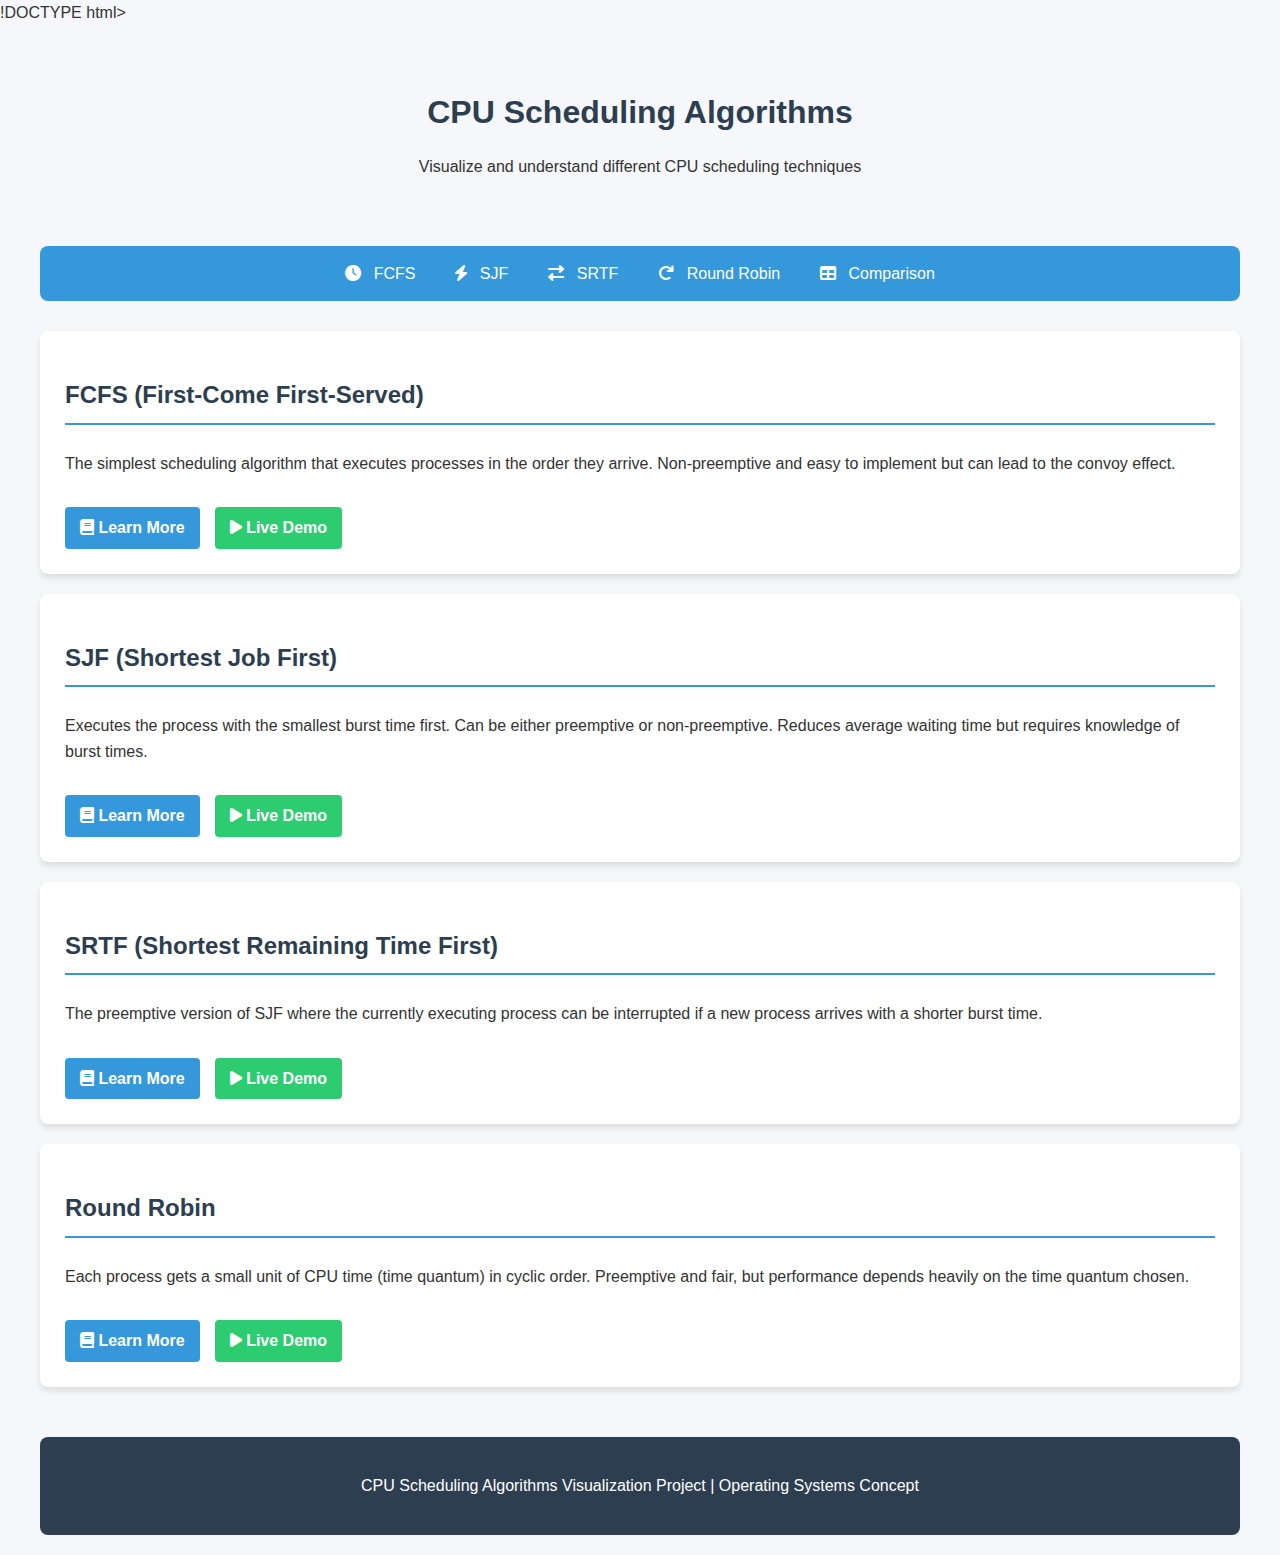
<file: index.html>
!DOCTYPE html>
<html lang="en">
<head>
    <meta charset="UTF-8">
    <meta name="viewport" content="width=device-width, initial-scale=1.0">
    <title>CPU Scheduling Algorithms</title>
    <link rel="stylesheet" href="https://cdnjs.cloudflare.com/ajax/libs/font-awesome/6.0.0/css/all.min.css">
    <style>
        /* Base Styles */
        body {
            font-family: Arial, sans-serif;
            line-height: 1.6;
            margin: 0;
            padding: 0;
            color: #333;
            background-color: #f5f7fa;
        }
        
        .container {
            max-width: 1200px;
            margin: 0 auto;
            padding: 20px;
        }
        
        .header {
            text-align: center;
            margin-bottom: 30px;
            padding: 20px 0;
        }
        
        .header h1 {
            color: #2c3e50;
            margin-bottom: 10px;
        }
        
        /* Navigation */
        .navbar {
            display: flex;
            justify-content: center;
            background: #3498db;
            border-radius: 8px;
            margin-bottom: 30px;
            overflow: hidden;
        }
        
        .navbar a {
            color: white;
            text-align: center;
            padding: 15px 20px;
            text-decoration: none;
            transition: background 0.3s;
        }
        
        .navbar a:hover {
            background: #2980b9;
        }
        
        .navbar a i {
            margin-right: 8px;
        }
        
        /* Card Layout */
        .card-container.vertical {
            display: flex;
            flex-direction: column;
            gap: 20px;
            margin-bottom: 40px;
        }
        
        .card.vertical-card {
            background: white;
            border-radius: 8px;
            box-shadow: 0 4px 6px rgba(0,0,0,0.1);
            display: flex;
            flex-direction: column;
            text-align: left;
            padding: 25px;
            transition: transform 0.3s;
        }
        
        .card.vertical-card:hover {
            transform: translateY(-5px);
        }
        
        .card.vertical-card h2 {
            margin-bottom: 10px;
            color: #2c3e50;
            border-bottom: 2px solid #3498db;
            padding-bottom: 8px;
        }
        
        .card-links.vertical-links {
            display: flex;
            gap: 15px;
            margin-top: 15px;
        }
        
        .card-links a {
            padding: 8px 15px;
            border-radius: 4px;
            text-decoration: none;
            font-weight: bold;
            transition: all 0.3s;
        }
        
        .read-more {
            background: #3498db;
            color: white;
        }
        
        .read-more:hover {
            background: #2980b9;
        }
        
        .demo {
            background: #2ecc71;
            color: white;
        }
        
        .demo:hover {
            background: #27ae60;
        }
        
        /* Comparison Table */
        .comparison-section {
            margin-top: 50px;
            padding: 20px;
            background: white;
            border-radius: 8px;
            box-shadow: 0 4px 6px rgba(0,0,0,0.1);
        }
        
        .comparison-section h2 {
            text-align: center;
            color: #2c3e50;
            margin-bottom: 20px;
        }
        
        .table-container {
            overflow-x: auto;
            margin-bottom: 30px;
        }
        
        table {
            width: 100%;
            border-collapse: collapse;
        }
        
        th, td {
            padding: 12px 15px;
            text-align: left;
            border-bottom: 1px solid #ddd;
        }
        
        th {
            background-color: #3498db;
            color: white;
            font-weight: bold;
        }
        
        tr:nth-child(even) {
            background-color: #f2f2f2;
        }
        
        tr:hover {
            background-color: #e3f2fd;
        }
        
        .algorithm-name {
            font-weight: bold;
            color: #2980b9;
        }
        
        /* Footer */
        .footer {
            margin-top: 50px;
            text-align: center;
            padding: 20px;
            background: #2c3e50;
            color: white;
            border-radius: 8px;
        }
    </style>
</head>
<body>
    <div class="container">
        <div class="header">
            <h1>CPU Scheduling Algorithms</h1>
            <p>Visualize and understand different CPU scheduling techniques</p>
        </div>
        
        <div class="navbar">
            <a href="#fcfs"><i class="fas fa-clock"></i> FCFS</a>
            <a href="#sjf"><i class="fas fa-bolt"></i> SJF</a>
            <a href="#sjrf"><i class="fas fa-exchange-alt"></i> SRTF</a>
            <a href="#round-robin"><i class="fas fa-redo"></i> Round Robin</a>
            <a href="compare.html"><i class="fas fa-table"></i> Comparison</a>
        </div>
        
        <div class="card-container vertical">
            <div class="card vertical-card" id="fcfs">
                <h2>FCFS (First-Come First-Served)</h2>
                <p>The simplest scheduling algorithm that executes processes in the order they arrive. Non-preemptive and easy to implement but can lead to the convoy effect.</p>
                <div class="card-links vertical-links">
                    <a class="read-more" href="fcfs_r.html"><i class="fas fa-book"></i> Learn More</a>
                    <a class="demo" href="fcfs_d.html"><i class="fas fa-play"></i> Live Demo</a>

                </div>
            </div>
            
            <div class="card vertical-card" id="sjf">
                <h2>SJF (Shortest Job First)</h2>
                <p>Executes the process with the smallest burst time first. Can be either preemptive or non-preemptive. Reduces average waiting time but requires knowledge of burst times.</p>
                <div class="card-links vertical-links">
                    <a class="read-more" href="sjf_r.html"><i class="fas fa-book"></i> Learn More</a>
                    <a class="demo" href="sjf_d.html"><i class="fas fa-play"></i> Live Demo</a>
                </div>
            </div>
            
            <div class="card vertical-card" id="sjrf">
                <h2>SRTF (Shortest Remaining Time First)</h2>
                <p>The preemptive version of SJF where the currently executing process can be interrupted if a new process arrives with a shorter burst time.</p>
                <div class="card-links vertical-links">
                    <a class="read-more" href="sjrf_r.html"><i class="fas fa-book"></i> Learn More</a>
                    <a class="demo" href="sjrf_d.html"><i class="fas fa-play"></i> Live Demo</a>
                </div>
            </div>
            
            <div class="card vertical-card" id="round-robin">
                <h2>Round Robin</h2>
                <p>Each process gets a small unit of CPU time (time quantum) in cyclic order. Preemptive and fair, but performance depends heavily on the time quantum chosen.</p>
                <div class="card-links vertical-links">
                    <a class="read-more" href="rr_r.html"><i class="fas fa-book"></i> Learn More</a>
                    <a class="demo" href="rr_d.html"><i class="fas fa-play"></i> Live Demo</a>
                </div>
            </div>
        </div>
        
        
        <div class="footer">
            <p>CPU Scheduling Algorithms Visualization Project | Operating Systems Concept</p>
        </div>
    </div>
</body>
</html>
</file>
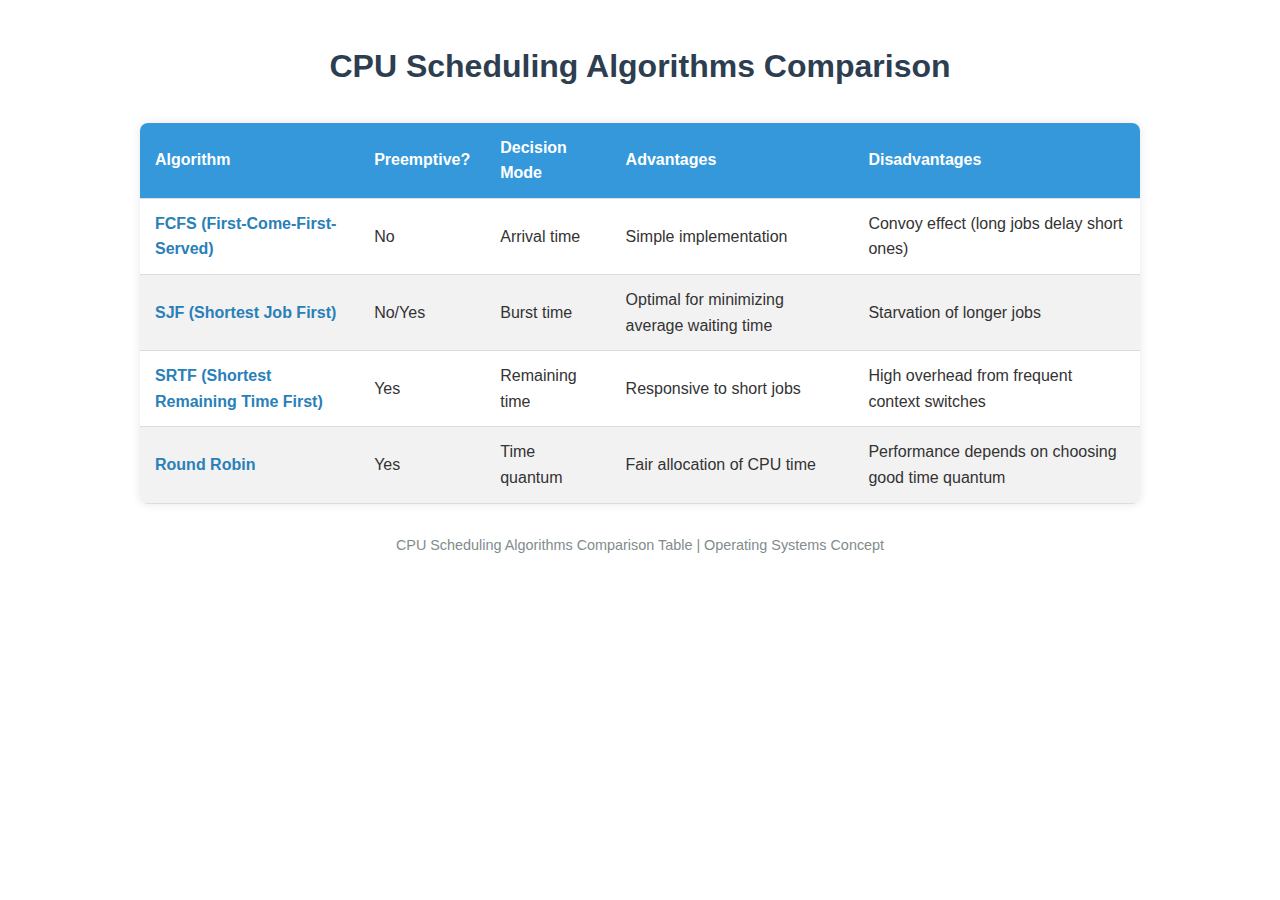
<file: compare.html>
<!DOCTYPE html>
<html lang="en">
<head>
    <meta charset="UTF-8">
    <meta name="viewport" content="width=device-width, initial-scale=1.0">
    <title>CPU Scheduling Algorithms Comparison</title>
    <style>
        body {
            font-family: Arial, sans-serif;
            line-height: 1.6;
            margin: 0;
            padding: 20px;
            color: #333;
            max-width: 1000px;
            margin: 0 auto;
        }
        h1 {
            color: #2c3e50;
            text-align: center;
            margin-bottom: 30px;
        }
        .table-container {
            overflow-x: auto;
            margin-bottom: 30px;
            box-shadow: 0 0 10px rgba(0,0,0,0.1);
            border-radius: 8px;
        }
        table {
            width: 100%;
            border-collapse: collapse;
        }
        th, td {
            padding: 12px 15px;
            text-align: left;
            border-bottom: 1px solid #ddd;
        }
        th {
            background-color: #3498db;
            color: white;
            font-weight: bold;
        }
        tr:nth-child(even) {
            background-color: #f2f2f2;
        }
        tr:hover {
            background-color: #e3f2fd;
        }
        .footer {
            margin-top: 30px;
            text-align: center;
            font-size: 0.9em;
            color: #7f8c8d;
        }
        .algorithm-name {
            font-weight: bold;
            color: #2980b9;
        }
    </style>
</head>
<body>
    <h1>CPU Scheduling Algorithms Comparison</h1>
    
    <div class="table-container">
        <table>
            <thead>
                <tr>
                    <th>Algorithm</th>
                    <th>Preemptive?</th>
                    <th>Decision Mode</th>
                    <th>Advantages</th>
                    <th>Disadvantages</th>
                </tr>
            </thead>
            <tbody>
                <tr>
                    <td class="algorithm-name">FCFS (First-Come-First-Served)</td>
                    <td>No</td>
                    <td>Arrival time</td>
                    <td>Simple implementation</td>
                    <td>Convoy effect (long jobs delay short ones)</td>
                </tr>
                <tr>
                    <td class="algorithm-name">SJF (Shortest Job First)</td>
                    <td>No/Yes</td>
                    <td>Burst time</td>
                    <td>Optimal for minimizing average waiting time</td>
                    <td>Starvation of longer jobs</td>
                </tr>
                <tr>
                    <td class="algorithm-name">SRTF (Shortest Remaining Time First)</td>
                    <td>Yes</td>
                    <td>Remaining time</td>
                    <td>Responsive to short jobs</td>
                    <td>High overhead from frequent context switches</td>
                </tr>
                <tr>
                    <td class="algorithm-name">Round Robin</td>
                    <td>Yes</td>
                    <td>Time quantum</td>
                    <td>Fair allocation of CPU time</td>
                    <td>Performance depends on choosing good time quantum</td>
                </tr>
            </tbody>
        </table>
    </div>

    <div class="footer">
        <p>CPU Scheduling Algorithms Comparison Table | Operating Systems Concept</p>
    </div>
</body>
</html>
</file>
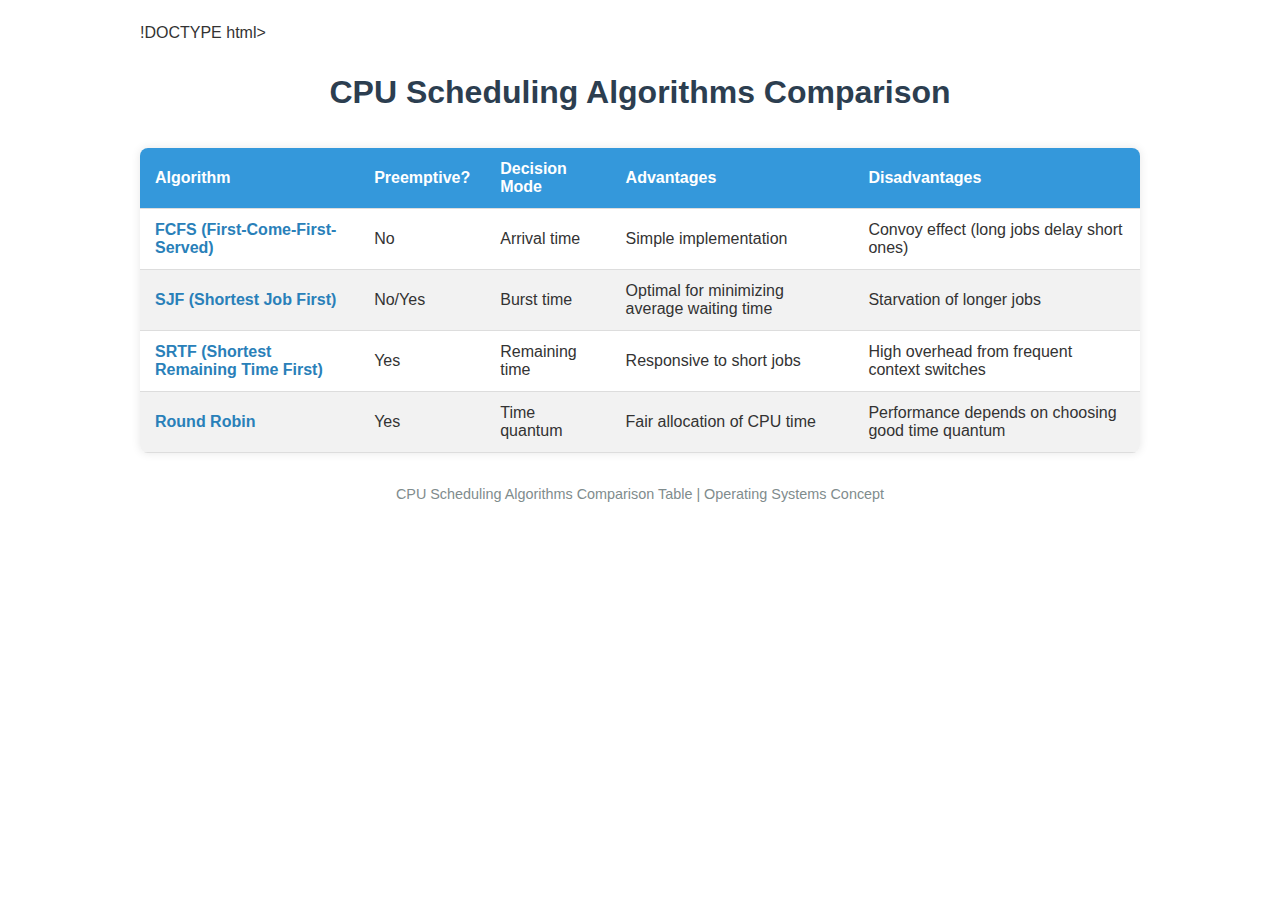
<file: compare1.html>
!DOCTYPE html>
<html lang="en">
<head>
    <meta charset="UTF-8">
    <meta name="viewport" content="width=device-width, initial-scale=1.0">
    <title>CPU Scheduling Algorithms Comparison</title>
    <style>
        body {
            font-family: Arial, sans-serif;
            line-height: 1.6;
            margin: 0;
            padding: 20px;
            color: #333;
            max-width: 1000px;
            margin: 0 auto;
        }
        h1 {
            color: #2c3e50;
            text-align: center;
            margin-bottom: 30px;
        }
        .table-container {
            overflow-x: auto;
            margin-bottom: 30px;
            box-shadow: 0 0 10px rgba(0,0,0,0.1);
            border-radius: 8px;
        }
        table {
            width: 100%;
            border-collapse: collapse;
        }
        th, td {
            padding: 12px 15px;
            text-align: left;
            border-bottom: 1px solid #ddd;
        }
        th {
            background-color: #3498db;
            color: white;
            font-weight: bold;
        }
        tr:nth-child(even) {
            background-color: #f2f2f2;
        }
        tr:hover {
            background-color: #e3f2fd;
        }
        .footer {
            margin-top: 30px;
            text-align: center;
            font-size: 0.9em;
            color: #7f8c8d;
        }
        .algorithm-name {
            font-weight: bold;
            color: #2980b9;
        }
    </style>
</head>
<body>
    <h1>CPU Scheduling Algorithms Comparison</h1>
    
    <div class="table-container">
        <table>
            <thead>
                <tr>
                    <th>Algorithm</th>
                    <th>Preemptive?</th>
                    <th>Decision Mode</th>
                    <th>Advantages</th>
                    <th>Disadvantages</th>
                </tr>
            </thead>
            <tbody>
                <tr>
                    <td class="algorithm-name">FCFS (First-Come-First-Served)</td>
                    <td>No</td>
                    <td>Arrival time</td>
                    <td>Simple implementation</td>
                    <td>Convoy effect (long jobs delay short ones)</td>
                </tr>
                <tr>
                    <td class="algorithm-name">SJF (Shortest Job First)</td>
                    <td>No/Yes</td>
                    <td>Burst time</td>
                    <td>Optimal for minimizing average waiting time</td>
                    <td>Starvation of longer jobs</td>
                </tr>
                <tr>
                    <td class="algorithm-name">SRTF (Shortest Remaining Time First)</td>
                    <td>Yes</td>
                    <td>Remaining time</td>
                    <td>Responsive to short jobs</td>
                    <td>High overhead from frequent context switches</td>
                </tr>
                <tr>
                    <td class="algorithm-name">Round Robin</td>
                    <td>Yes</td>
                    <td>Time quantum</td>
                    <td>Fair allocation of CPU time</td>
                    <td>Performance depends on choosing good time quantum</td>
                </tr>
            </tbody>
        </table>
    </div>

    <div class="footer">
        <p>CPU Scheduling Algorithms Comparison Table | Operating Systems Concept</p>
    </div>
</body>
</html>
</file>
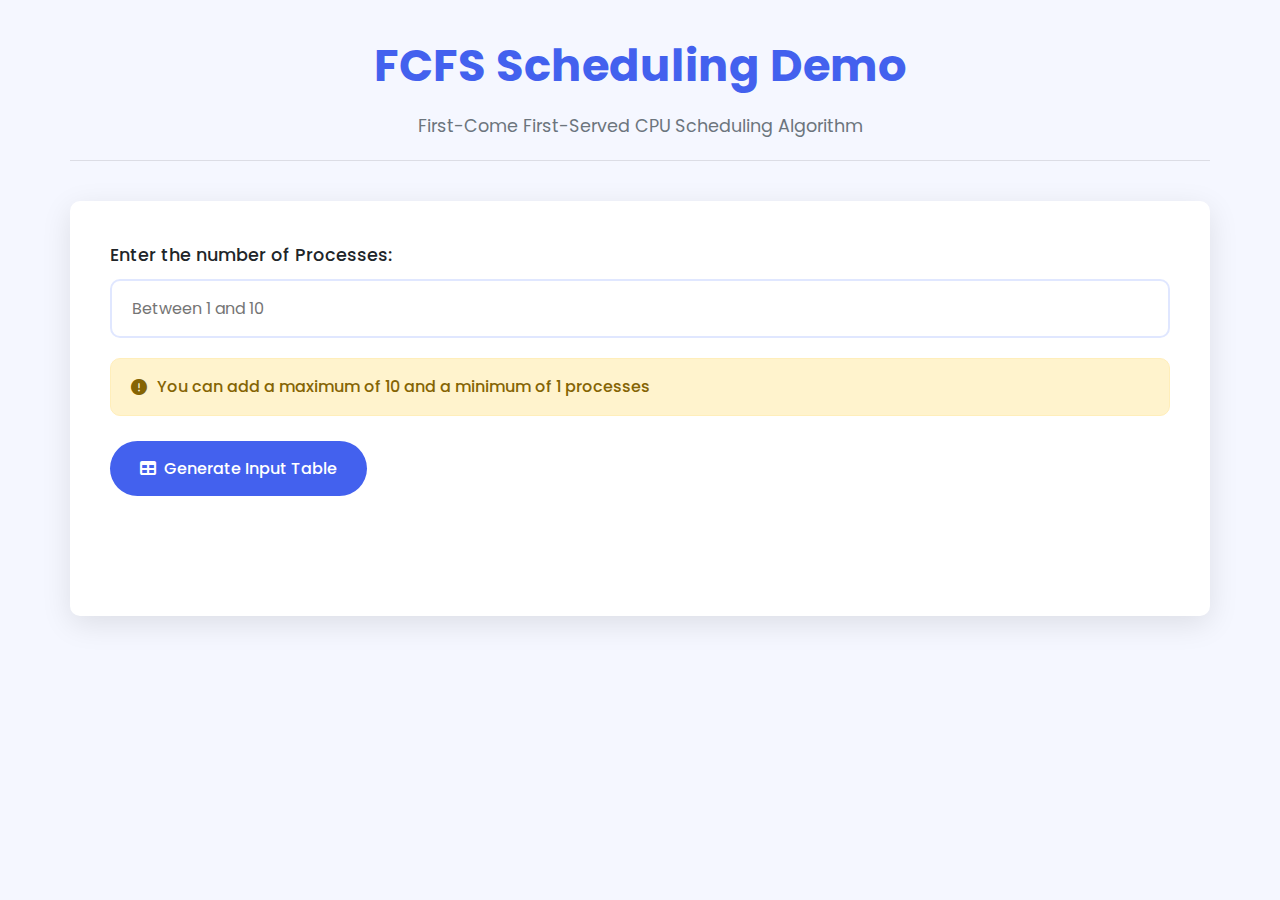
<file: fcfs_d.html>
<!DOCTYPE html>
<html lang="en">
<head>
    <meta charset="UTF-8">
    <meta name="viewport" content="width=device-width, initial-scale=1.0">
    <title>FCFS Scheduling Demo</title>
    <link rel="stylesheet" href="style.css">
    <link rel="stylesheet" href="https://cdnjs.cloudflare.com/ajax/libs/font-awesome/6.0.0/css/all.min.css">
</head>
<body>
    <div class="container">
        <div class="header">
            <h1>FCFS Scheduling Demo</h1>
            <p>First-Come First-Served CPU Scheduling Algorithm</p>
        </div>
        
        <div class="box">
            <div class="input">
                <label for="nprocesses">Enter the number of Processes:</label>
                <input id="nprocesses" name="nprocesses" type="number" min="1" max="10" placeholder="Between 1 and 10">
                
                <div class="alert alert-warning">
                    <i class="fas fa-exclamation-circle"></i> You can add a maximum of 10 and a minimum of 1 processes
                </div>
                
                <button id="inputButton" onclick="displayInputTable()">
                    <i class="fas fa-table"></i> Generate Input Table
                </button>
            </div>
            
            <div class="table" id="inputTable"></div>
            
            <button id="save" onclick="saveData()" style="display: none; margin-top: 20px;">
                <i class="fas fa-save"></i> Save Process Data
            </button>
            
            <div id="options"></div>
            
            <div id="gainchart"></div>
            
            <div id="outputTable"></div>
            
            <div id="analysis"></div>
            
            <button id="clear" onclick="clearAll()" style="display: none; margin-top: 20px;">
                <i class="fas fa-trash-alt"></i> Clear All
            </button>
        </div> 
        
        <!--<div class="card-links" style="margin-top: 30px;">
                <a class="demo" href="fcfs_v.html">
                    <i class="fas fa-play"></i> Try FCFS Animation
                </a>
        </div>-->


    </div>
    
    <script src="script.js"></script>
    <script src="fcfs.js"></script>
    <script src="cd.js"></script>
</body>
</html>
</file>
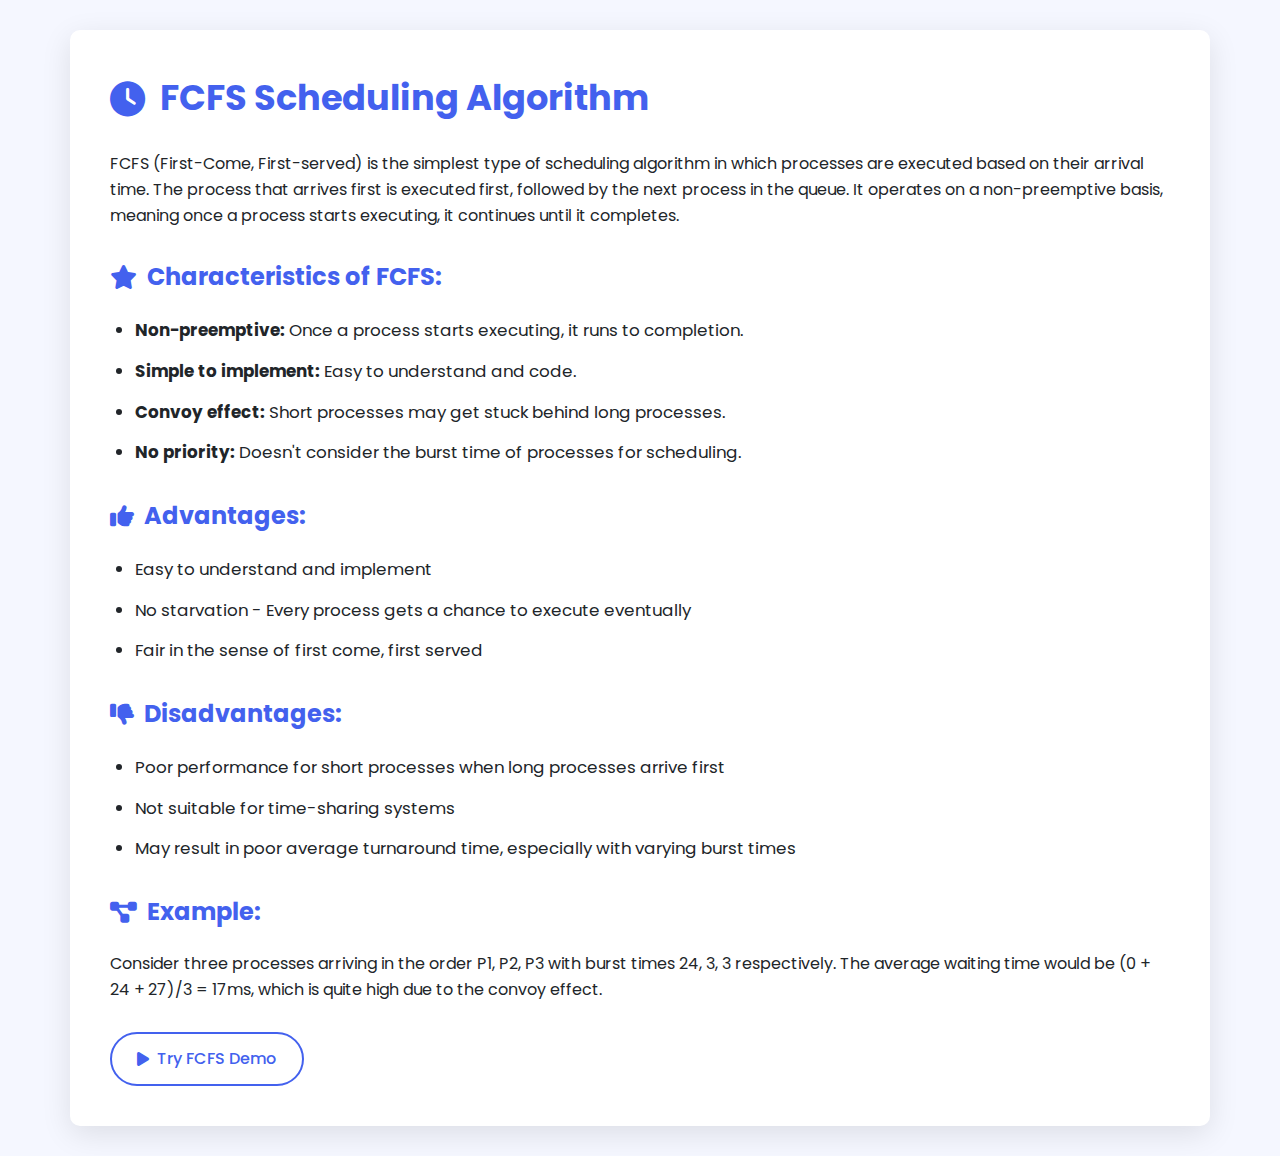
<file: fcfs_r.html>
<!DOCTYPE html>
<html lang="en">
<head>
    <meta charset="UTF-8">
    <meta name="viewport" content="width=device-width, initial-scale=1.0">
    <title>FCFS Scheduling Algorithm</title>
    <link rel="stylesheet" href="style.css">
    <link rel="stylesheet" href="https://cdnjs.cloudflare.com/ajax/libs/font-awesome/6.0.0/css/all.min.css">
</head>
<body>
    <div class="container">
        <div class="info">
            <h2><i class="fas fa-clock"></i> FCFS Scheduling Algorithm</h2>
            
            <p>
                FCFS (First-Come, First-served) is the simplest type of scheduling algorithm in which processes are executed 
                based on their arrival time. The process that arrives first is executed first, followed by the next process 
                in the queue. It operates on a non-preemptive basis, meaning once a process starts executing, it continues 
                until it completes.
            </p>
            
            <h3><i class="fas fa-star"></i> Characteristics of FCFS:</h3>
            <ul>
                <li><strong>Non-preemptive:</strong> Once a process starts executing, it runs to completion.</li>
                <li><strong>Simple to implement:</strong> Easy to understand and code.</li>
                <li><strong>Convoy effect:</strong> Short processes may get stuck behind long processes.</li>
                <li><strong>No priority:</strong> Doesn't consider the burst time of processes for scheduling.</li>
            </ul>
            
            <h3><i class="fas fa-thumbs-up"></i> Advantages:</h3>
            <ul>
                <li>Easy to understand and implement</li>
                <li>No starvation - Every process gets a chance to execute eventually</li>
                <li>Fair in the sense of first come, first served</li>
            </ul>
            
            <h3><i class="fas fa-thumbs-down"></i> Disadvantages:</h3>
            <ul>
                <li>Poor performance for short processes when long processes arrive first</li>
                <li>Not suitable for time-sharing systems</li>
                <li>May result in poor average turnaround time, especially with varying burst times</li>
            </ul>
            
            <h3><i class="fas fa-project-diagram"></i> Example:</h3>
            <p>
                Consider three processes arriving in the order P1, P2, P3 with burst times 24, 3, 3 respectively. 
                The average waiting time would be (0 + 24 + 27)/3 = 17ms, which is quite high due to the convoy effect.
            </p>
            
            <div class="card-links" style="margin-top: 30px;">
                <a class="demo" href="fcfs_d.html">
                    <i class="fas fa-play"></i> Try FCFS Demo
                </a>
            </div>
        </div>
    </div>
    
    <script src="script.js"></script>
</body>
</html>
</file>
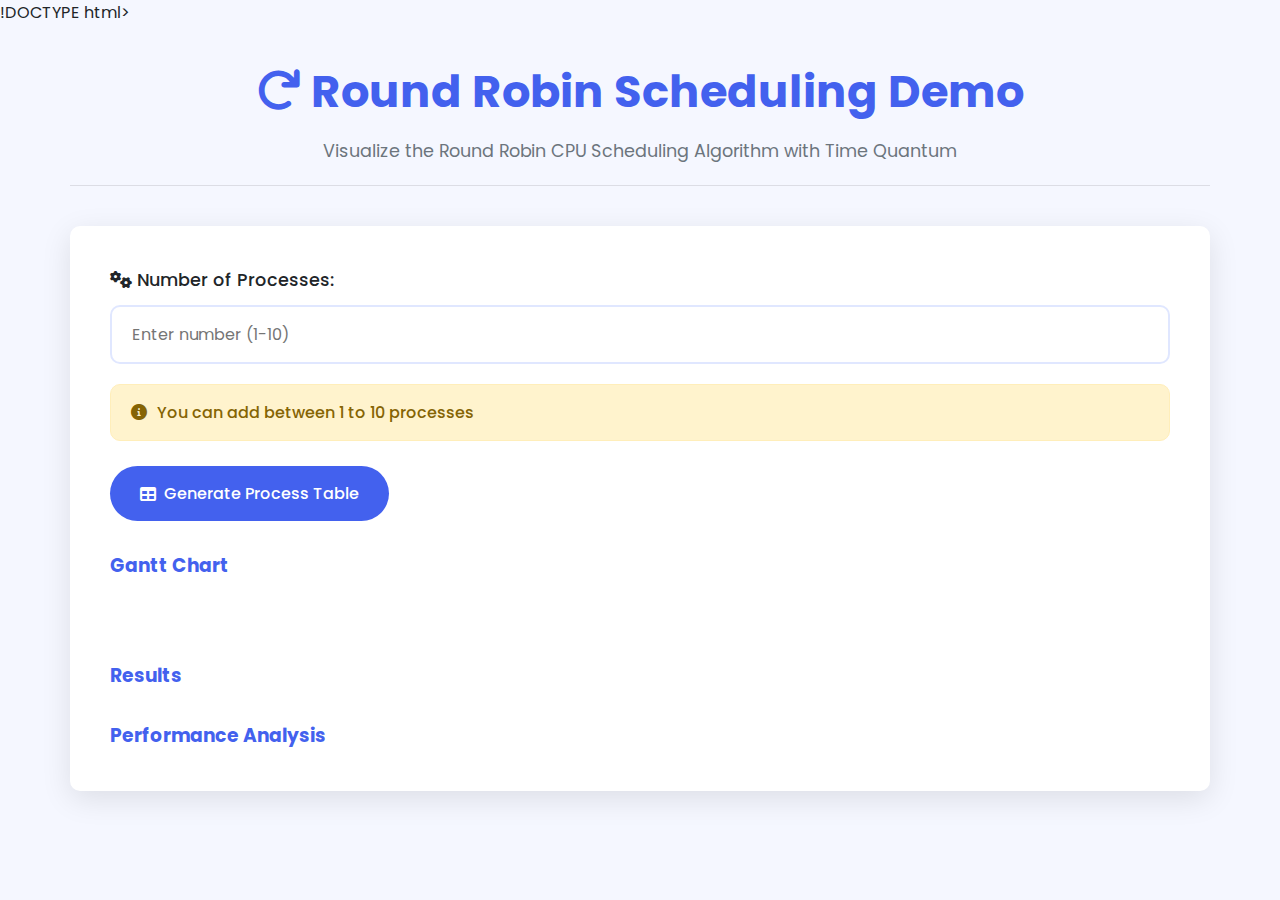
<file: rr_d.html>
!DOCTYPE html>
<html lang="en">
<head>
    <meta charset="UTF-8">
    <meta name="viewport" content="width=device-width, initial-scale=1.0">
    <title>Round Robin Scheduling Demo</title>
    <link rel="stylesheet" href="style.css">
    <link rel="stylesheet" href="https://cdnjs.cloudflare.com/ajax/libs/font-awesome/6.0.0/css/all.min.css">
</head>
<body>
    <div class="container">
        <div class="header">
            <h1><i class="fas fa-redo"></i> Round Robin Scheduling Demo</h1>
            <p>Visualize the Round Robin CPU Scheduling Algorithm with Time Quantum</p>
        </div>
        
        <div class="box">
            <div class="input">
                <label for="nprocesses"><i class="fas fa-cogs"></i> Number of Processes:</label>
                <input id="nprocesses" name="nprocesses" type="number" min="1" max="10" placeholder="Enter number (1-10)">
                
                <div class="alert alert-warning">
                    <i class="fas fa-info-circle"></i> You can add between 1 to 10 processes
                </div>
                
                <button id="inputButton" onclick="displayInputTable()">
                    <i class="fas fa-table"></i> Generate Process Table
                </button>
            </div>
            
            <div class="table" id="inputTable"></div>
            
            <button id="save" onclick="saveData()" style="display: none; margin-top: 20px;">
                <i class="fas fa-save"></i> Save Process Data
            </button>
            
            <div id="options"></div>
            
            <h3 style="margin-top: 30px; color: var(--primary);">Gantt Chart</h3>
            <div id="gainchart"></div>
            
            <h3 style="margin-top: 30px; color: var(--primary);">Results</h3>
            <div id="outputTable"></div>
            
            <h3 style="margin-top: 30px; color: var(--primary);">Performance Analysis</h3>
            <div id="analysis"></div>
            
            <button id="clear" onclick="clearAll()" style="display: none; margin-top: 30px; background-color: var(--danger);">
                <i class="fas fa-trash-alt"></i> Clear All Data
            </button>
        </div>
    </div>
    
    <script src="script.js"></script>
    <script src="rr.js"></script>
    <script src="cd.js"></script>
</body>
</html>
</file>
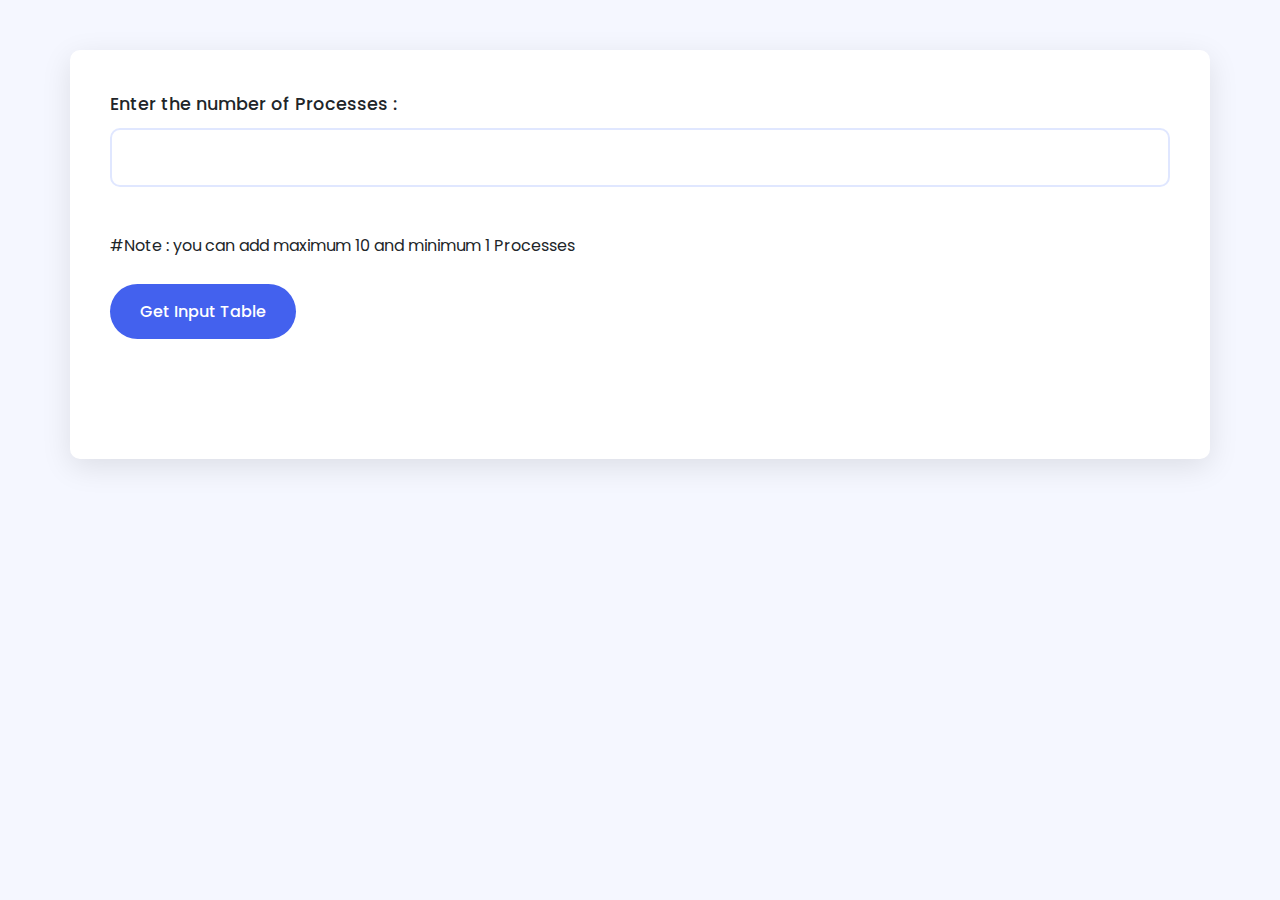
<file: rr_r.html>
<!DOCTYPE html>

<html lang="en">
<head>
<meta charset="utf-8"/>
<meta content="width=device-width, initial-scale=1.0" name="viewport"/>
<title>Scheduling Algorithms</title>

<link href="style.css" rel="stylesheet"/></head>
<body><div class="container">
<div class="box">
<div class="input">
<label for="nprocesses">Enter the number of Processes :</label>
<input id="nprocesses" name="nprocesses" type="number"/><br/><br/>
<p>#Note : you can add maximum 10 and minimum 1 Processes</p><br/>
<button id="inputButton" onclick="displayInputTable()"> Get Input Table</button>
</div>
<div class="table">
<div id="inputTable"></div>
<div id="save" onclick="saveData()"></div>
</div>
<div class="algorithms">
<div id="options"></div>
</div>
<div id="gainchart"></div>
<div id="outputTable"></div>
<div id="analysis"></div>
<div id="clear"></div>
</div>
<script src="script.js"></script>
<script src="rr.js"></script>
<script src="cd.js"></script>
</div></body>
</html>
</file>
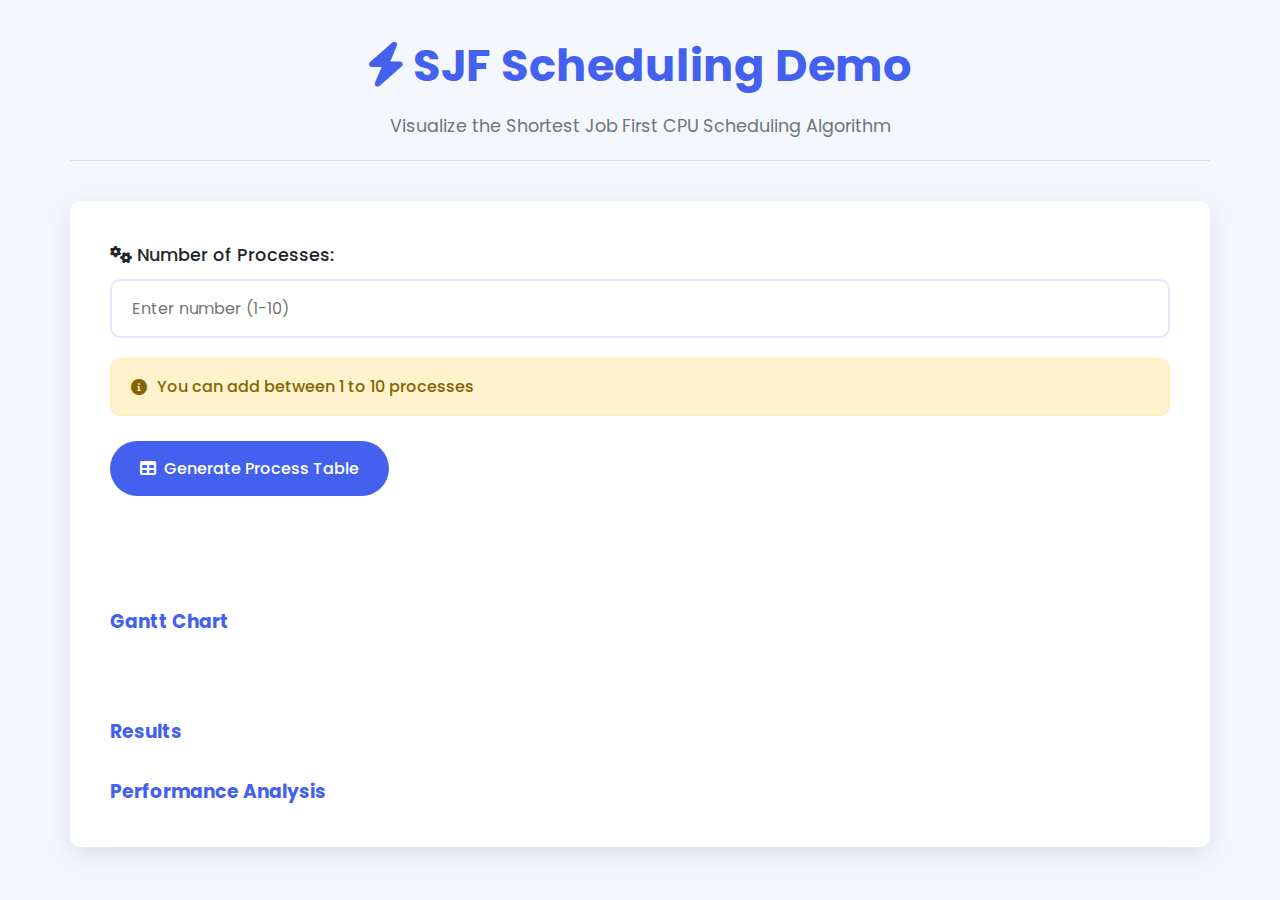
<file: sjf_d.html>
<!DOCTYPE html>
<html lang="en">
<head>
    <meta charset="UTF-8">
    <meta name="viewport" content="width=device-width, initial-scale=1.0">
    <title>SJF Scheduling Demo</title>
    <link rel="stylesheet" href="style.css">
    <link rel="stylesheet" href="https://cdnjs.cloudflare.com/ajax/libs/font-awesome/6.0.0/css/all.min.css">
</head>
<body>
    <div class="container">
        <div class="header">
            <h1><i class="fas fa-bolt"></i> SJF Scheduling Demo</h1>
            <p>Visualize the Shortest Job First CPU Scheduling Algorithm</p>
        </div>
        
        <div class="box">
            <div class="input">
                <label for="nprocesses"><i class="fas fa-cogs"></i> Number of Processes:</label>
                <input id="nprocesses" name="nprocesses" type="number" min="1" max="10" placeholder="Enter number (1-10)">
                
                <div class="alert alert-warning">
                    <i class="fas fa-info-circle"></i> You can add between 1 to 10 processes
                </div>
                
                <button id="inputButton" onclick="displayInputTable()">
                    <i class="fas fa-table"></i> Generate Process Table
                </button>
            </div>
            
            <div class="table" id="inputTable"></div>
            
            <button id="save" onclick="saveData()" style="display: none; margin-top: 20px;">
                <i class="fas fa-save"></i> Save Process Data
            </button>
            
            <br>
            <br>
            
            
            <div id="options"></div>
            
            <h3 style="margin-top: 30px; color: var(--primary);">Gantt Chart</h3>
            <div id="gainchart"></div>
            
            <h3 style="margin-top: 30px; color: var(--primary);">Results</h3>
            <div id="outputTable"></div>
            
            <h3 style="margin-top: 30px; color: var(--primary);">Performance Analysis</h3>
            <div id="analysis"></div>
            
            <button id="clear" onclick="clearAll()" style="display: none; margin-top: 30px; background-color: var(--danger);">
                <i class="fas fa-trash-alt"></i> Clear All Data
            </button>
        </div>
    </div>
    
    <script src="script.js"></script>
    <script src="sjf.js"></script>
    <script src="cd.js"></script>
</body>
</html>
</file>
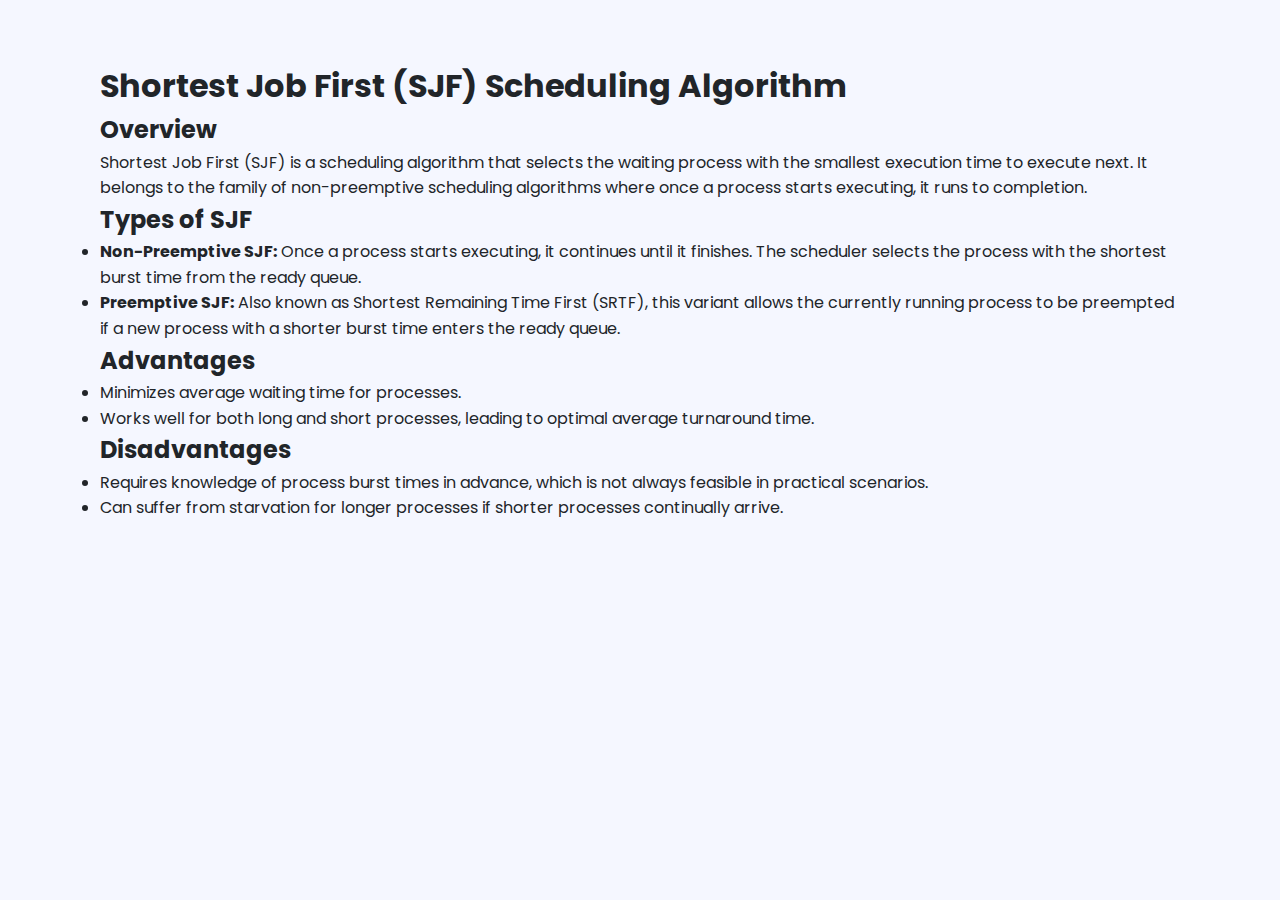
<file: sjf_r.html>
<!DOCTYPE html>

<html lang="en">
<head>
<meta charset="utf-8"/>
<meta content="width=device-width, initial-scale=1.0" name="viewport"/>
<title>Shortest Job First (SJF) Scheduling Algorithm</title>


<link href="style.css" rel="stylesheet"/></head>
<body><div class="container">
<div class="container">
<header>
<h1>Shortest Job First (SJF) Scheduling Algorithm</h1>
</header>
<section id="overview">
<h2>Overview</h2>
<p>
                Shortest Job First (SJF) is a scheduling algorithm that selects the waiting process with the smallest execution time to execute next. It belongs to the family of non-preemptive scheduling algorithms where once a process starts executing, it runs to completion.
            </p>
</section>
<section id="types">
<h2>Types of SJF</h2>
<ul>
<li><strong>Non-Preemptive SJF:</strong> Once a process starts executing, it continues until it finishes. The scheduler selects the process with the shortest burst time from the ready queue.</li>
<li><strong>Preemptive SJF:</strong> Also known as Shortest Remaining Time First (SRTF), this variant allows the currently running process to be preempted if a new process with a shorter burst time enters the ready queue.</li>
</ul>
</section>
<section id="advantages">
<h2>Advantages</h2>
<ul>
<li>Minimizes average waiting time for processes.</li>
<li>Works well for both long and short processes, leading to optimal average turnaround time.</li>
</ul>
</section>
<section id="disadvantages">
<h2>Disadvantages</h2>
<ul>
<li>Requires knowledge of process burst times in advance, which is not always feasible in practical scenarios.</li>
<li>Can suffer from starvation for longer processes if shorter processes continually arrive.</li>
</ul>
</section>
</div>
</div></body>
</html>
</file>
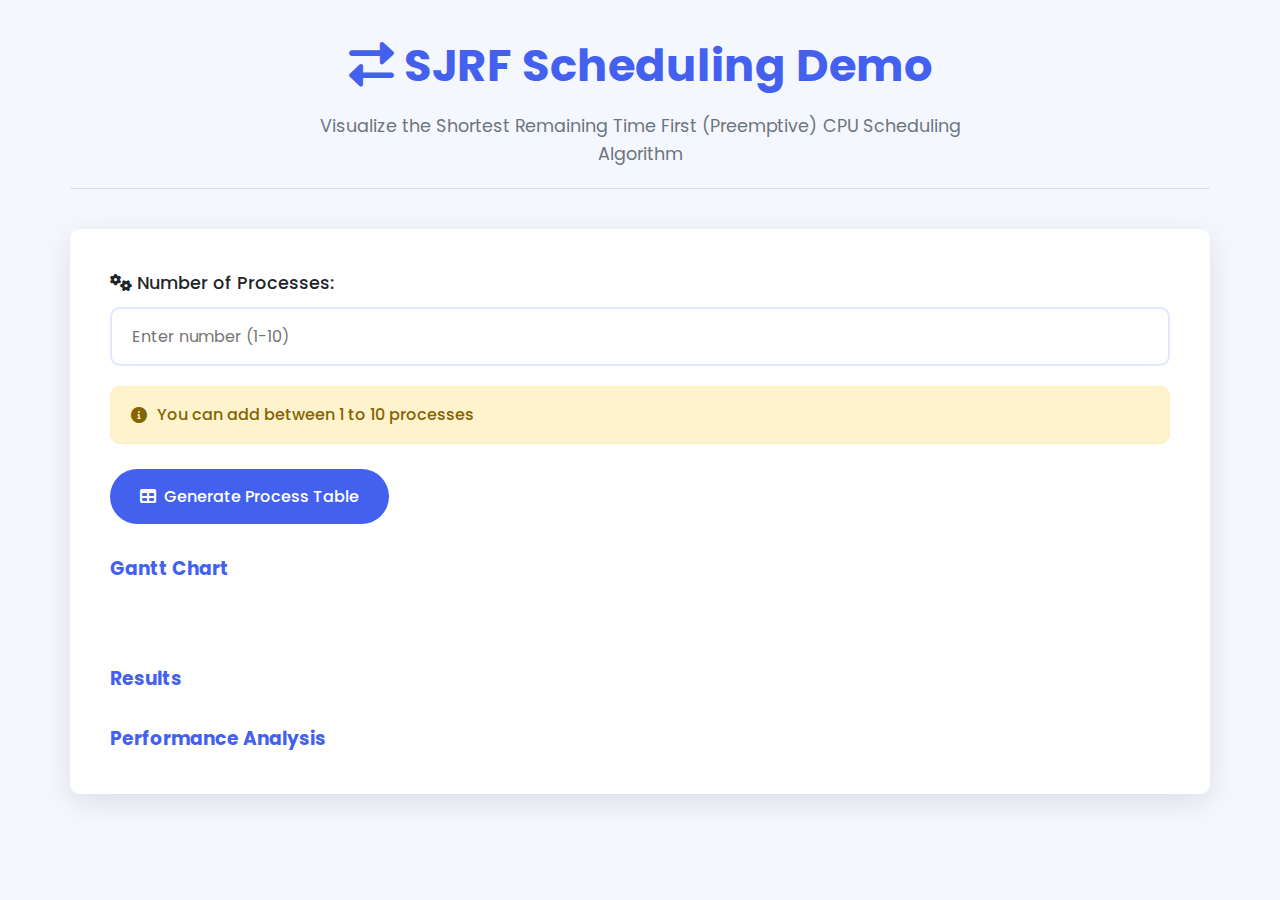
<file: sjrf_d.html>
<!DOCTYPE html>
<html lang="en">
<head>
    <meta charset="UTF-8">
    <meta name="viewport" content="width=device-width, initial-scale=1.0">
    <title>SJRF Scheduling Demo</title>
    <link rel="stylesheet" href="style.css">
    <link rel="stylesheet" href="https://cdnjs.cloudflare.com/ajax/libs/font-awesome/6.0.0/css/all.min.css">
</head>
<body>
    <div class="container">
        <div class="header">
            <h1><i class="fas fa-exchange-alt"></i> SJRF Scheduling Demo</h1>
            <p>Visualize the Shortest Remaining Time First (Preemptive) CPU Scheduling Algorithm</p>
        </div>
        
        <div class="box">
            <div class="input">
                <label for="nprocesses"><i class="fas fa-cogs"></i> Number of Processes:</label>
                <input id="nprocesses" name="nprocesses" type="number" min="1" max="10" placeholder="Enter number (1-10)">
                
                <div class="alert alert-warning">
                    <i class="fas fa-info-circle"></i> You can add between 1 to 10 processes
                </div>
                
                <button id="inputButton" onclick="displayInputTable()">
                    <i class="fas fa-table"></i> Generate Process Table
                </button>
            </div>
            
            <div class="table" id="inputTable"></div>
            
            <button id="save" onclick="saveData()" style="display: none; margin-top: 20px;">
                <i class="fas fa-save"></i> Save Process Data
            </button>
            
            <div id="options"></div>
            
            <h3 style="margin-top: 30px; color: var(--primary);">Gantt Chart</h3>
            <div id="gainchart"></div>
            
            <h3 style="margin-top: 30px; color: var(--primary);">Results</h3>
            <div id="outputTable"></div>
            
            <h3 style="margin-top: 30px; color: var(--primary);">Performance Analysis</h3>
            <div id="analysis"></div>
            
            <button id="clear" onclick="clearAll()" style="display: none; margin-top: 30px; background-color: var(--danger);">
                <i class="fas fa-trash-alt"></i> Clear All Data
            </button>
        </div>
    </div>
    
    <script src="script.js"></script>
    <script src="sjrf.js"></script>
    <script src="cd.js"></script>
</body>
</html>
</file>
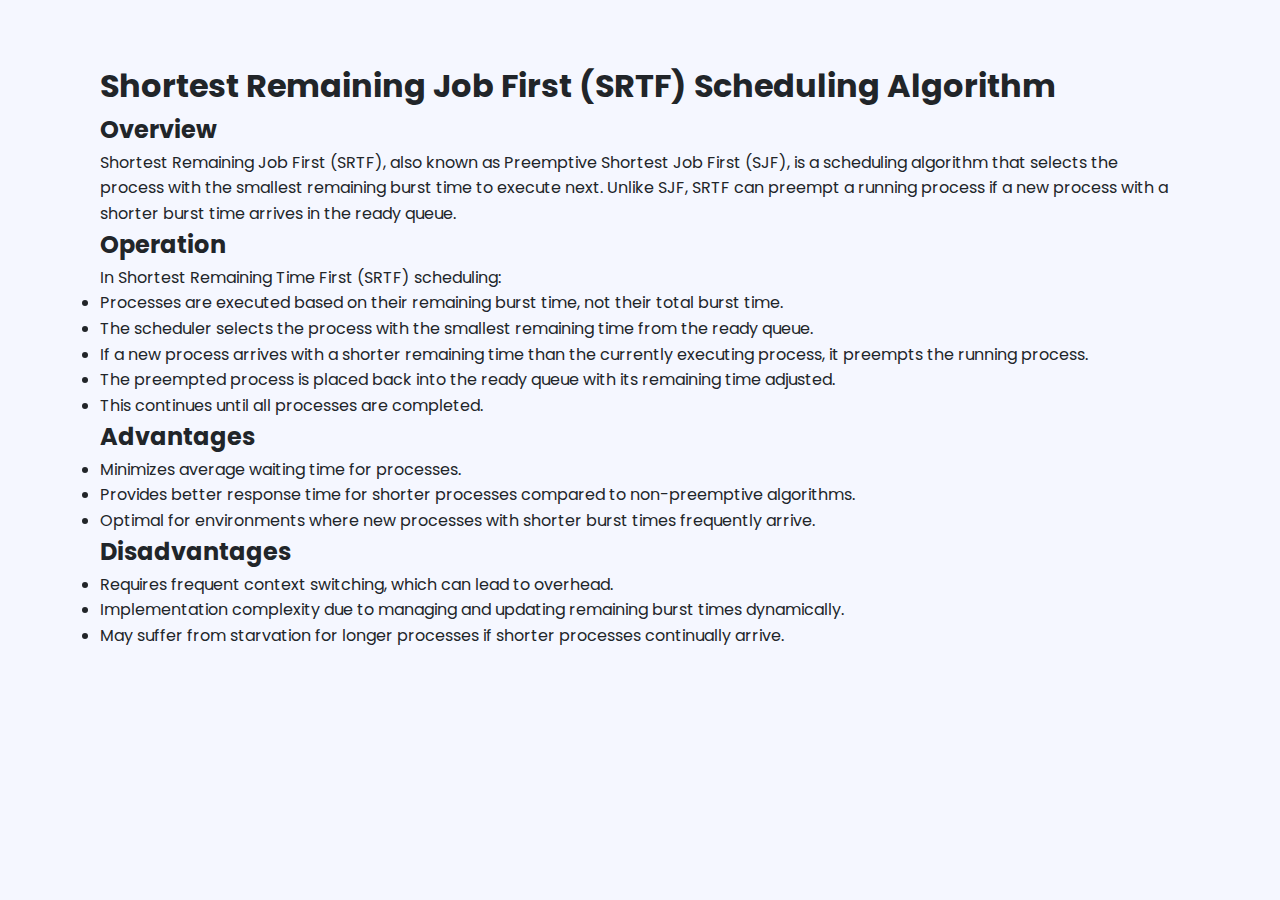
<file: sjrf_r.html>
<!DOCTYPE html>

<html lang="en">
<head>
<meta charset="utf-8"/>
<meta content="width=device-width, initial-scale=1.0" name="viewport"/>
<title>Shortest Remaining Job First (SRTF) Scheduling Algorithm</title>


<link href="style.css" rel="stylesheet"/></head>
<body><div class="container">
<div class="container">
<header>
<h1>Shortest Remaining Job First (SRTF) Scheduling Algorithm</h1>
</header>
<section id="overview">
<h2>Overview</h2>
<p>
                Shortest Remaining Job First (SRTF), also known as Preemptive Shortest Job First (SJF), is a scheduling algorithm that selects the process with the smallest remaining burst time to execute next. Unlike SJF, SRTF can preempt a running process if a new process with a shorter burst time arrives in the ready queue.
            </p>
</section>
<section id="operation">
<h2>Operation</h2>
<p>
                In Shortest Remaining Time First (SRTF) scheduling:
            </p>
<ul>
<li>Processes are executed based on their remaining burst time, not their total burst time.</li>
<li>The scheduler selects the process with the smallest remaining time from the ready queue.</li>
<li>If a new process arrives with a shorter remaining time than the currently executing process, it preempts the running process.</li>
<li>The preempted process is placed back into the ready queue with its remaining time adjusted.</li>
<li>This continues until all processes are completed.</li>
</ul>
</section>
<section id="advantages">
<h2>Advantages</h2>
<ul>
<li>Minimizes average waiting time for processes.</li>
<li>Provides better response time for shorter processes compared to non-preemptive algorithms.</li>
<li>Optimal for environments where new processes with shorter burst times frequently arrive.</li>
</ul>
</section>
<section id="disadvantages">
<h2>Disadvantages</h2>
<ul>
<li>Requires frequent context switching, which can lead to overhead.</li>
<li>Implementation complexity due to managing and updating remaining burst times dynamically.</li>
<li>May suffer from starvation for longer processes if shorter processes continually arrive.</li>
</ul>
</section>
</div>
</div></body>
</html>
</file>
<file: style.css>
@import url('https://fonts.googleapis.com/css2?family=Poppins:wght@300;400;500;600;700&display=swap');

:root {
    --primary: #4361ee;
    --primary-dark: #3a56d4;
    --primary-light: #e0e7ff;
    --secondary: #3f37c9;
    --light: #f8f9fa;
    --dark: #212529;
    --gray: #6c757d;
    --success: #4cc9f0;
    --danger: #f72585;
    --warning: #f8961e;
    --info: #4895ef;
    --border-radius: 10px;
    --box-shadow: 0 8px 30px rgba(0, 0, 0, 0.1);
    --transition: all 0.3s cubic-bezier(0.25, 0.8, 0.25, 1);
}

* {
    margin: 0;
    padding: 0;
    box-sizing: border-box;
}

body {
    font-family: 'Poppins', sans-serif;
    background-color: #f5f7ff;
    color: var(--dark);
    line-height: 1.6;
    min-height: 100vh;
}

.container {
    max-width: 1200px;
    margin: 0 auto;
    padding: 30px;
}

.header {
    text-align: center;
    margin-bottom: 40px;
    padding-bottom: 20px;
    border-bottom: 1px solid rgba(0, 0, 0, 0.1);
}

.header h1 {
    font-size: 2.8rem;
    color: var(--primary);
    margin-bottom: 10px;
    font-weight: 700;
}

.header p {
    font-size: 1.1rem;
    color: var(--gray);
    max-width: 700px;
    margin: 0 auto;
}

/* Navigation */
.navbar {
    display: flex;
    justify-content: center;
    gap: 15px;
    margin-bottom: 40px;
    flex-wrap: wrap;
}

.navbar a {
    text-decoration: none;
    color: var(--dark);
    padding: 12px 25px;
    border-radius: 50px;
    background-color: white;
    box-shadow: var(--box-shadow);
    transition: var(--transition);
    font-weight: 500;
    display: flex;
    align-items: center;
    gap: 8px;
}

.navbar a:hover {
    background-color: var(--primary);
    color: white;
    transform: translateY(-3px);
}

/* Card Styles */
.card-container {
    display: flex;
    flex-direction: column;
    gap: 25px;
    max-width: 800px;
    margin: 0 auto;
}

.card {
    background: white;
    border-radius: var(--border-radius);
    padding: 30px;
    box-shadow: var(--box-shadow);
    transition: var(--transition);
}

.card:hover {
    transform: translateY(-5px);
    box-shadow: 0 15px 35px rgba(0, 0, 0, 0.12);
}

.card h2 {
    color: var(--primary);
    margin-bottom: 15px;
    font-size: 1.8rem;
    font-weight: 600;
}

.card p {
    color: var(--gray);
    margin-bottom: 25px;
    font-size: 1.05rem;
}

.card-links {
    display: flex;
    gap: 15px;
    margin-top: 20px;
}

.read-more, .demo {
    padding: 12px 25px;
    border-radius: 50px;
    text-decoration: none;
    font-weight: 500;
    transition: var(--transition);
    display: inline-flex;
    align-items: center;
    gap: 8px;
}

.read-more {
    background-color: var(--primary);
    color: white;
}

.read-more:hover {
    background-color: var(--primary-dark);
    transform: translateY(-2px);
}

.demo {
    background-color: white;
    color: var(--primary);
    border: 2px solid var(--primary);
}

.demo:hover {
    background-color: var(--primary);
    color: white;
}

/* FCFS Demo Page Styles */
.box {
    background: white;
    padding: 40px;
    border-radius: var(--border-radius);
    box-shadow: var(--box-shadow);
    margin-top: 20px;
}

.input {
    margin-bottom: 30px;
}

label {
    display: block;
    margin-bottom: 10px;
    font-weight: 500;
    color: var(--dark);
    font-size: 1.1rem;
}

input {
    width: 100%;
    padding: 15px 20px;
    border: 2px solid #e0e7ff;
    border-radius: var(--border-radius);
    font-family: 'Poppins', sans-serif;
    font-size: 1rem;
    transition: var(--transition);
    margin-bottom: 20px;
}

input:focus {
    outline: none;
    border-color: var(--primary);
    box-shadow: 0 0 0 4px rgba(67, 97, 238, 0.2);
}

button {
    background-color: var(--primary);
    color: white;
    border: none;
    padding: 15px 30px;
    border-radius: 50px;
    cursor: pointer;
    font-family: 'Poppins', sans-serif;
    font-size: 1rem;
    font-weight: 500;
    transition: var(--transition);
    display: inline-flex;
    align-items: center;
    gap: 8px;
}

button:hover {
    background-color: var(--primary-dark);
    transform: translateY(-3px);
    box-shadow: 0 10px 20px rgba(67, 97, 238, 0.2);
}

/* Gantt Chart Styles */
#gainchart {
    display: flex;
    margin: 30px 0;
    overflow-x: auto;
    padding: 10px 0;
}

.chart {
    min-width: 50px;
    height: 50px;
    background-color: var(--primary);
    color: white;
    display: flex;
    align-items: center;
    justify-content: center;
    margin-right: 5px;
    border-radius: 5px;
    font-weight: 600;
    box-shadow: 0 3px 10px rgba(67, 97, 238, 0.2);
}

.chart:nth-child(odd) {
    background-color: var(--secondary);
}

/* Table Styles */
table {
    width: 100%;
    border-collapse: collapse;
    margin: 30px 0;
    border-radius: var(--border-radius);
    overflow: hidden;
    box-shadow: var(--box-shadow);
}

th, td {
    padding: 18px;
    text-align: center;
    border: 1px solid #eee;
}

th {
    background-color: var(--primary);
    color: white;
    font-weight: 500;
    font-size: 1.1rem;
}

tr:nth-child(even) {
    background-color: #f8f9fa;
}

/* Analysis Styles */
.analysis {
    font-size: 1.2rem;
    margin: 20px 0;
    padding: 20px;
    background-color: var(--primary-light);
    border-radius: var(--border-radius);
    color: var(--primary-dark);
    font-weight: 500;
}

/* Alert Styles */
.alert {
    padding: 15px 20px;
    border-radius: var(--border-radius);
    margin-bottom: 25px;
    font-weight: 500;
    display: flex;
    align-items: center;
    gap: 10px;
}

.alert-warning {
    background-color: #fff3cd;
    color: #856404;
    border: 1px solid #ffeeba;
}

/* Info Page Styles */
.info {
    background: white;
    padding: 40px;
    border-radius: var(--border-radius);
    box-shadow: var(--box-shadow);
}

.info h2 {
    color: var(--primary);
    margin-bottom: 25px;
    font-size: 2.2rem;
    display: flex;
    align-items: center;
    gap: 15px;
}

.info h3 {
    color: var(--primary);
    margin: 30px 0 20px;
    font-size: 1.5rem;
    display: flex;
    align-items: center;
    gap: 10px;
}

.info ul {
    padding-left: 25px;
    margin-bottom: 25px;
}

.info li {
    margin-bottom: 12px;
    font-size: 1.05rem;
    line-height: 1.7;
}

/* Responsive Styles */
@media (max-width: 768px) {
    .container {
        padding: 20px;
    }
    
    .header h1 {
        font-size: 2rem;
    }
    
    .navbar {
        flex-direction: column;
        align-items: stretch;
        gap: 10px;
    }
    
    .card-links {
        flex-direction: column;
    }
    
    .box, .info {
        padding: 25px;
    }
    
    th, td {
        padding: 12px;
    }
}
</file>
